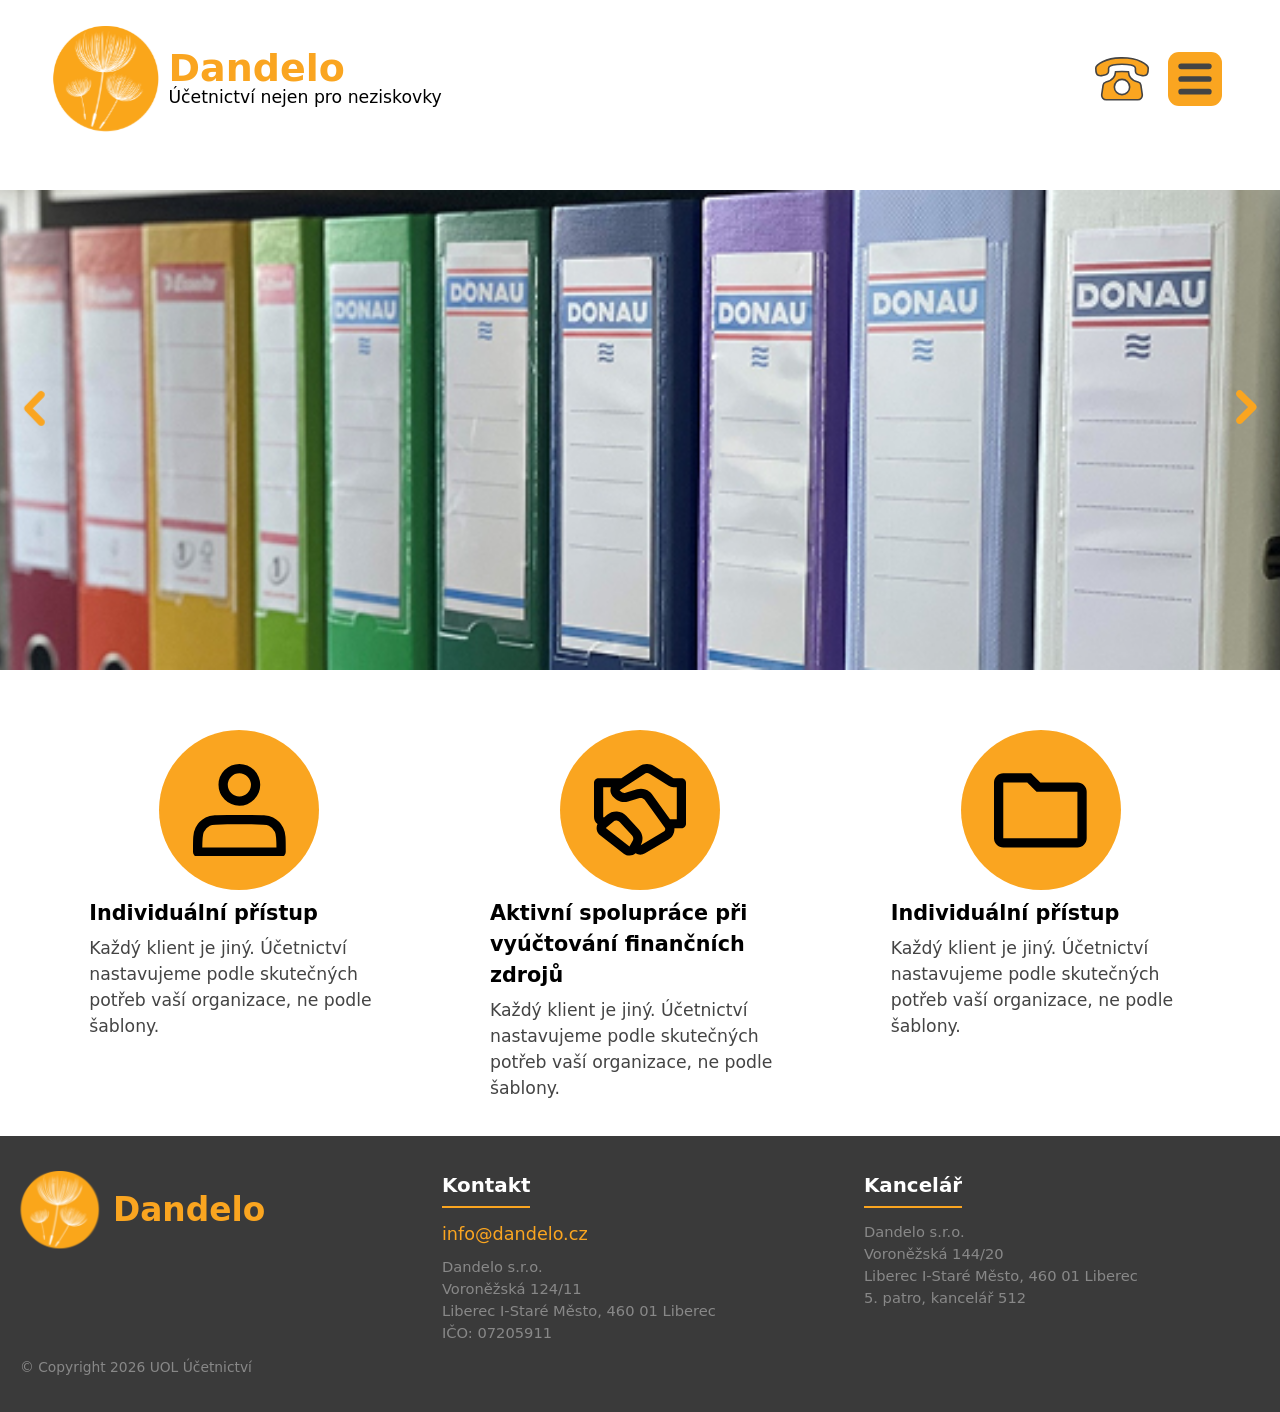
<file: index.html>
<!DOCTYPE html>
<html lang="cs">

<head>
    <meta charset="UTF-8">
    <meta name="viewport" content="width=device-width, initial-scale=1.0">
    <title>Úvod | Dandelo</title>
    <link rel="icon" type="image/png" href="imige/favicon/favicon-96x96.png" sizes="96x96" />
    <link rel="icon" type="image/svg+xml" href="imige/favicon/favicon.svg" />
    <link rel="shortcut icon" href="imige/favicon/favicon.ico" />
    <link rel="apple-touch-icon" sizes="180x180" href="imige/favicon/apple-touch-icon.png" />
    <meta name="apple-mobile-web-app-title" content="MyWebSite" />
    <link rel="manifest" href="imige/favicon/site.webmanifest" />
    <link rel="stylesheet" href="https://cdn.jsdelivr.net/npm/swiper@11/swiper-bundle.min.css">
    <link rel="stylesheet" href="main.css">
</head>

<body>
    <header>
        <div class="hlavicka-vnitrni">
            <a class="logo-odkaz" href="index.html">
                <img src="imige/dandelo V1 zluta RGB 1.svg" class="logo" alt="Logo Dandelo" width="100" height="100">
                <div class="nazev-firmy">
                    <p class="nazev-hlavni">Dandelo</p>
                    <p>Účetnictví nejen pro neziskovky</p>
                </div>
            </a>
            <div class="hlavicka-ikony">
                <a href="kontakty.html">
                    <img class="ikona-btn" src="imige/telefon.svg" alt="Kontakt – telefon" width="55" height="55">
                </a>
                <button class="hamburger" id="menuBtn" aria-label="Otevřít menu">
                    <img class="ikona-btn" src="imige/Hamburger menu.svg" alt="" width="55" height="55">
                </button>
            </div>
        </div>
        <nav>
            <menu class="menu" id="menu">
                <li><a href="index.html">Home</a></li>
                <li><a href="kontakty.html">Kontakty</a></li>
                <li><a href="o-nas.html">O nás</a></li>
                <li><a href="klienti.html">Klienti</a></li>
            </menu>
        </nav>
    </header>

    <main>
        <h1 class="skryty">Dandelo – účetnictví pro neziskovky a firmy</h1>

        <div class="slider-obal">
            <div class="swiper slider-hlavni">
                <div class="swiper-wrapper">
                    <div class="swiper-slide">
                        <img src="imige/Swiper/image_1.png" alt="Otevřená kniha s logy klientů" width="1200" height="600">
                    </div>
                    <div class="swiper-slide">
                        <img src="imige/Swiper/image_2.png" alt="Barevné šanony s doklady" width="1200" height="600">
                    </div>
                </div>
                <div class="swiper-button-prev">
                    <img src="imige/Swiper/Vector(10).svg" alt="Předchozí snímek" width="34" height="34">
                </div>
                <div class="swiper-button-next">
                    <img src="imige/Swiper/Vector(10).svg" alt="Další snímek" width="34" height="34">
                </div>
            </div>
        </div>

        <div class="cards">
            <div class="card">
                <div class="karta-ikona">
                    <svg width="179" height="179" viewBox="0 0 179 179" fill="none" xmlns="http://www.w3.org/2000/svg" aria-hidden="true">
                        <path d="M89.4445 71.5556C93.5556 71.5556 97.6264 70.7458 101.425 69.1726C105.223 67.5993 108.674 65.2934 111.581 62.3864C114.488 59.4794 116.794 56.0283 118.367 52.2301C119.94 48.432 120.75 44.3611 120.75 40.25C120.75 36.1389 119.94 32.0681 118.367 28.2699C116.794 24.4717 114.488 21.0206 111.581 18.1136C108.674 15.2067 105.223 12.9007 101.425 11.3275C97.6264 9.7542 93.5556 8.94446 89.4445 8.94446C81.1417 8.94446 73.179 12.2427 67.3081 18.1136C61.4372 23.9846 58.1389 31.9473 58.1389 40.25C58.1389 48.5528 61.4372 56.5155 67.3081 62.3864C73.179 68.2573 81.1417 71.5556 89.4445 71.5556ZM8.94446 164.578V169.944H169.944V164.578C169.944 144.542 169.944 134.524 166.045 126.868C162.615 120.136 157.142 114.663 150.41 111.233C142.753 107.333 132.736 107.333 112.7 107.333H66.1889C46.1533 107.333 36.1356 107.333 28.4791 111.233C21.7474 114.663 16.2743 120.136 12.8442 126.868C8.94446 134.524 8.94446 144.542 8.94446 164.578Z" stroke="black" stroke-width="17.8889" stroke-linecap="round" stroke-linejoin="round"/>
                    </svg>
                </div>
                <div>
                    <p>Individuální přístup</p>
                    <p>Každý klient je jiný. Účetnictví nastavujeme podle skutečných potřeb vaší organizace, ne podle šablony.</p>
                </div>
            </div>

            <div class="card">
                <div class="karta-ikona">
                    <img src="imige/potreseni_rukou.svg" alt="" width="114" height="114" aria-hidden="true">
                </div>
                <div>
                    <p>Aktivní spolupráce při vyúčtování finančních zdrojů</p>
                    <p>Každý klient je jiný. Účetnictví nastavujeme podle skutečných potřeb vaší organizace, ne podle šablony.</p>
                </div>
            </div>

            <div class="card">
                <div class="karta-ikona">
                    <svg width="194" height="155" viewBox="0 0 194 155" fill="none" xmlns="http://www.w3.org/2000/svg" aria-hidden="true">
                        <path d="M19.375 155C14.0469 155 9.48729 153.104 5.69625 149.313C1.90521 145.522 0.00645833 140.96 0 135.625V19.375C0 14.0469 1.89875 9.48729 5.69625 5.69625C9.49375 1.90521 14.0533 0.00645833 19.375 0H77.5L96.875 19.375H174.375C179.703 19.375 184.266 21.2737 188.063 25.0712C191.861 28.8687 193.756 33.4283 193.75 38.75V135.625C193.75 140.953 191.854 145.516 188.063 149.313C184.272 153.111 179.71 155.006 174.375 155H19.375ZM19.375 135.625H174.375V38.75H88.8828L69.5078 19.375H19.375V135.625Z" fill="black"/>
                    </svg>
                </div>
                <div>
                    <p>Individuální přístup</p>
                    <p>Každý klient je jiný. Účetnictví nastavujeme podle skutečných potřeb vaší organizace, ne podle šablony.</p>
                </div>
            </div>
        </div>
    </main>

    <footer>
        <div class="pata-vnitrni">
            <div class="pata-znacka">
                <div class="pata-logo">
                    <img src="imige/dandelo V1 zluta RGB 1.svg" alt="Logo Dandelo" width="120" height="120">
                </div>
                <p class="pata-nazev">Dandelo</p>
            </div>
            <div class="pata-sloupec">
                <h3 class="pata-nadpis">Kontakt</h3>
                <a class="pata-email" href="mailto:info@dandelo.cz">info@dandelo.cz</a>
                <p class="pata-radek">Dandelo s.r.o.</p>
                <p class="pata-radek">Voroněžská 124/11</p>
                <p class="pata-radek">Liberec I-Staré Město, 460 01 Liberec</p>
                <p class="pata-radek">IČO: 07205911</p>
            </div>
            <div class="pata-sloupec">
                <h3 class="pata-nadpis">Kancelář</h3>
                <p class="pata-radek">Dandelo s.r.o.</p>
                <p class="pata-radek">Voroněžská 144/20</p>
                <p class="pata-radek">Liberec I-Staré Město, 460 01 Liberec</p>
                <p class="pata-radek">5. patro, kancelář 512</p>
            </div>
            <p class="pata-copyright">© Copyright 2026 UOL Účetnictví</p>
        </div>
    </footer>

    <script src="https://cdn.jsdelivr.net/npm/swiper@11/swiper-bundle.min.js"></script>
    <script src="main.js"></script>
</body>

</html>
</file>
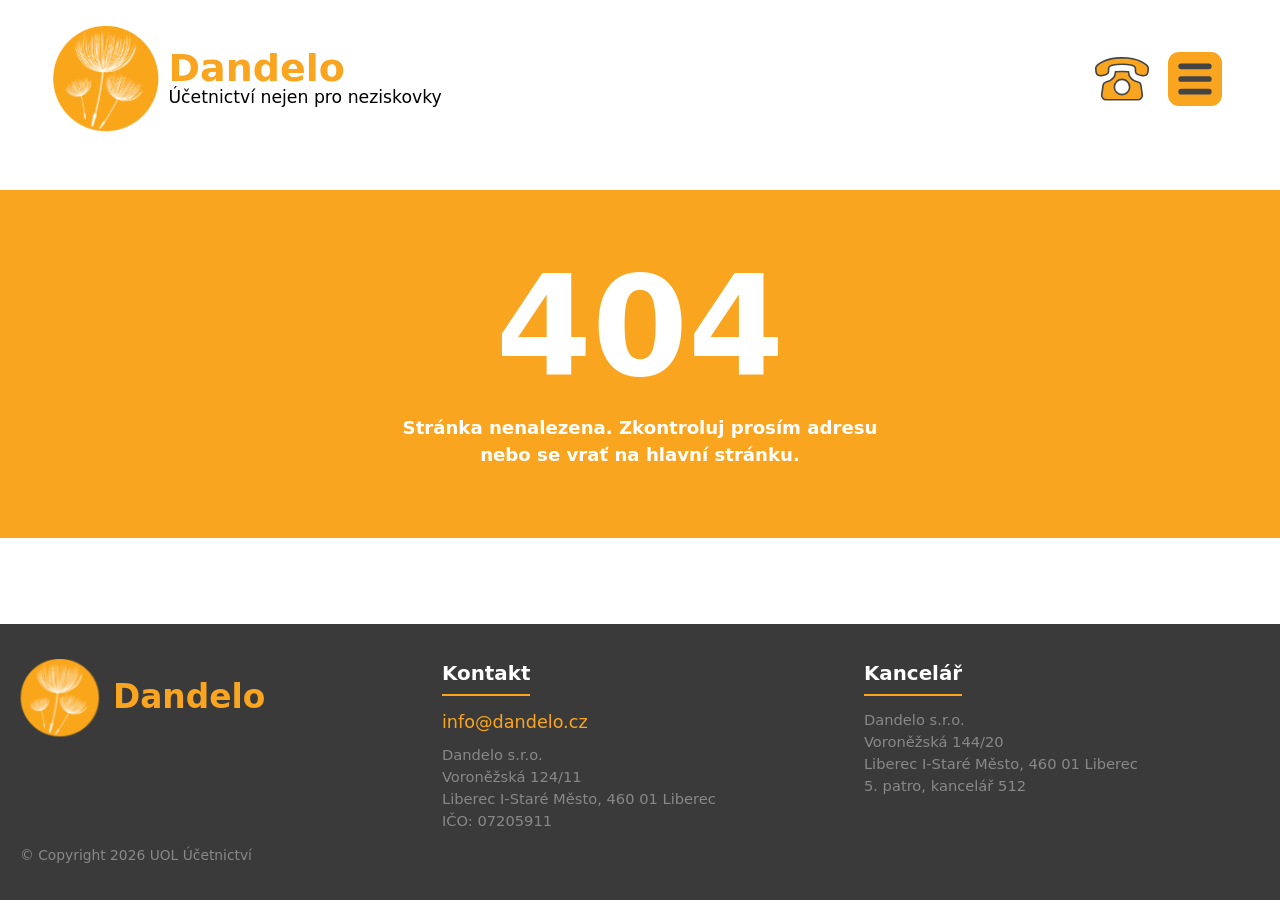
<file: klienti-404.html>
<!DOCTYPE html>
<html lang="cs">

<head>
    <meta charset="UTF-8">
    <meta name="viewport" content="width=device-width, initial-scale=1.0">
    <title>404 | Dandelo</title>
    <link rel="icon" type="image/png" href="imige/favicon/favicon-96x96.png" sizes="96x96" />
    <link rel="icon" type="image/svg+xml" href="imige/favicon/favicon.svg" />
    <link rel="shortcut icon" href="imige/favicon/favicon.ico" />
    <link rel="apple-touch-icon" sizes="180x180" href="imige/favicon/apple-touch-icon.png" />
    <meta name="apple-mobile-web-app-title" content="MyWebSite" />
    <link rel="manifest" href="imige/favicon/site.webmanifest" />
    <link rel="stylesheet" href="main.css">
</head>

<body>
    <header>
        <div class="hlavicka-vnitrni">
            <a class="logo-odkaz" href="index.html">
                <img src="imige/dandelo V1 zluta RGB 1.svg" class="logo" alt="Logo Dandelo" width="100" height="100">
                <div class="nazev-firmy">
                    <p class="nazev-hlavni">Dandelo</p>
                    <p>Účetnictví nejen pro neziskovky</p>
                </div>
            </a>
            <div class="hlavicka-ikony">
                <a href="kontakty.html">
                    <img class="ikona-btn" src="imige/telefon.svg" alt="Kontakt – telefon" width="55" height="55">
                </a>
                <button class="hamburger" id="menuBtn" aria-label="Otevřít menu">
                    <img class="ikona-btn" src="imige/Hamburger menu.svg" alt="" width="55" height="55">
                </button>
            </div>
        </div>
        <nav>
            <menu class="menu" id="menu">
                <li><a href="index.html">Home</a></li>
                <li><a href="kontakty.html">Kontakty</a></li>
                <li><a href="o-nas.html">O nás</a></li>
                <li><a href="klienti.html">Klienti</a></li>
            </menu>
        </nav>
    </header>

    <main>
        <h1 class="skryty">Stránka nenalezena</h1>

        <section class="chyba-obal">
            <div class="chyba-box">
                <p class="chyba-kod">404</p>
                <p class="chyba-text">Stránka nenalezena. Zkontroluj prosím adresu nebo se vrať na hlavní stránku.</p>
            </div>
        </section>
    </main>

    <footer>
        <div class="pata-vnitrni">
            <div class="pata-znacka">
                <div class="pata-logo">
                    <img src="imige/dandelo V1 zluta RGB 1.svg" alt="Logo Dandelo" width="120" height="120">
                </div>
                <p class="pata-nazev">Dandelo</p>
            </div>
            <div class="pata-sloupec">
                <h3 class="pata-nadpis">Kontakt</h3>
                <a class="pata-email" href="mailto:info@dandelo.cz">info@dandelo.cz</a>
                <p class="pata-radek">Dandelo s.r.o.</p>
                <p class="pata-radek">Voroněžská 124/11</p>
                <p class="pata-radek">Liberec I-Staré Město, 460 01 Liberec</p>
                <p class="pata-radek">IČO: 07205911</p>
            </div>
            <div class="pata-sloupec">
                <h3 class="pata-nadpis">Kancelář</h3>
                <p class="pata-radek">Dandelo s.r.o.</p>
                <p class="pata-radek">Voroněžská 144/20</p>
                <p class="pata-radek">Liberec I-Staré Město, 460 01 Liberec</p>
                <p class="pata-radek">5. patro, kancelář 512</p>
            </div>
            <p class="pata-copyright">© Copyright 2026 UOL Účetnictví</p>
        </div>
    </footer>

    <script src="main.js"></script>
</body>

</html>
</file>
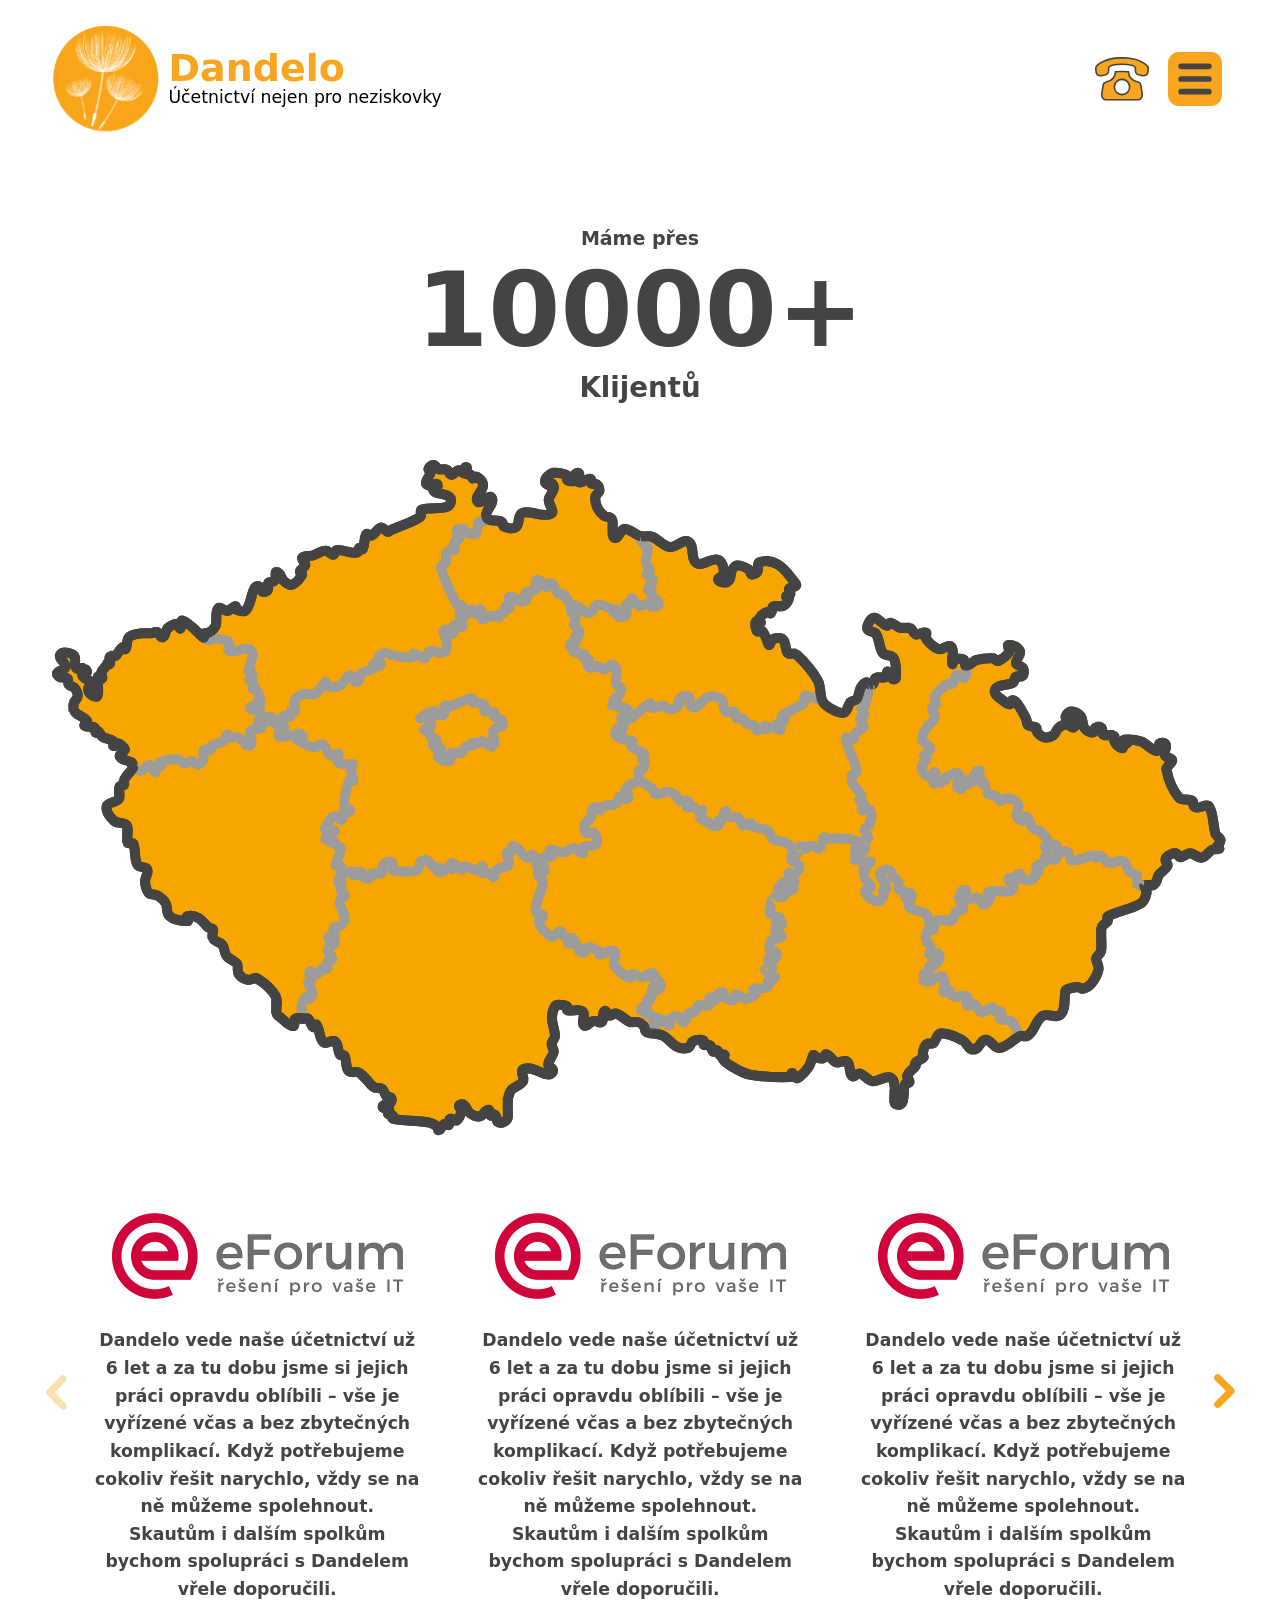
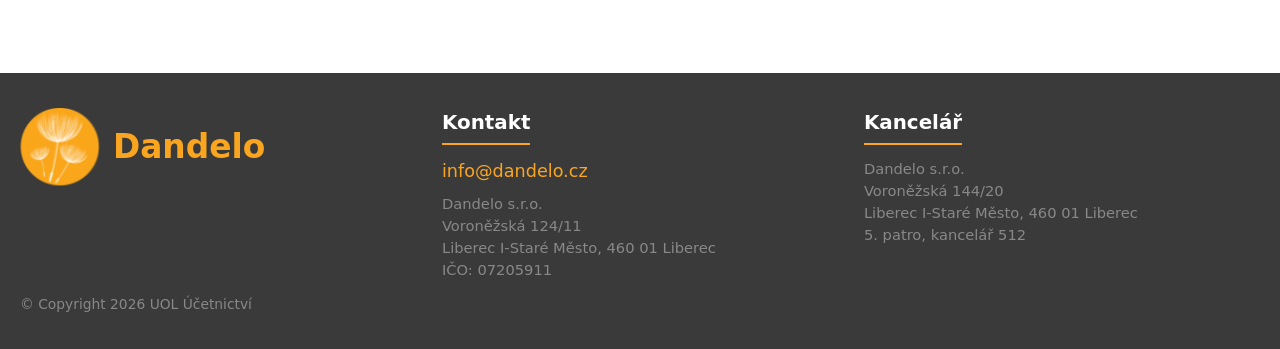
<file: klienti.html>
<!DOCTYPE html>
<html lang="cs">

<head>
    <meta charset="UTF-8">
    <meta name="viewport" content="width=device-width, initial-scale=1.0">
    <title>Klienti | Dandelo</title>
    <link rel="icon" type="image/png" href="imige/favicon/favicon-96x96.png" sizes="96x96" />
    <link rel="icon" type="image/svg+xml" href="imige/favicon/favicon.svg" />
    <link rel="shortcut icon" href="imige/favicon/favicon.ico" />
    <link rel="apple-touch-icon" sizes="180x180" href="imige/favicon/apple-touch-icon.png" />
    <meta name="apple-mobile-web-app-title" content="MyWebSite" />
    <link rel="manifest" href="imige/favicon/site.webmanifest" />
    <link rel="stylesheet" href="https://cdn.jsdelivr.net/npm/swiper@11/swiper-bundle.min.css">
    <link rel="stylesheet" href="main.css">
</head>

<body>
    <header>
        <div class="hlavicka-vnitrni">
            <a class="logo-odkaz" href="index.html">
                <img src="imige/dandelo V1 zluta RGB 1.svg" class="logo" alt="Logo Dandelo" width="100" height="100">
                <div class="nazev-firmy">
                    <p class="nazev-hlavni">Dandelo</p>
                    <p>Účetnictví nejen pro neziskovky</p>
                </div>
            </a>
            <div class="hlavicka-ikony">
                <a href="kontakty.html">
                    <img class="ikona-btn" src="imige/telefon.svg" alt="Kontakt – telefon" width="55" height="55">
                </a>
                <button class="hamburger" id="menuBtn" aria-label="Otevřít menu">
                    <img class="ikona-btn" src="imige/Hamburger menu.svg" alt="" width="55" height="55">
                </button>
            </div>
        </div>
        <nav>
            <menu class="menu" id="menu">
                <li><a href="index.html">Home</a></li>
                <li><a href="kontakty.html">Kontakty</a></li>
                <li><a href="o-nas.html">O nás</a></li>
                <li><a href="klienti.html">Klienti</a></li>
            </menu>
        </nav>
    </header>

    <main>
        <h1 class="skryty">Klienti Dandelo</h1>

        <section class="statistika">
            <p class="statistika-uvod">Máme přes</p>
            <p class="statistika-cislo">10000+</p>
            <p class="statistika-popis">Klijentů</p>
        </section>

        <section class="mapa-sekce">
            <img src="imige/mapa-cr.svg" alt="Mapa České republiky s kraji" width="379" height="218">
        </section>

        <section class="reference-sekce">
            <div class="swiper slider-reference">
                <div class="swiper-wrapper">
                    <div class="swiper-slide">
                        <div class="reference-karta">
                            <div class="reference-logo">
                                <img src="imige/eforum.png" alt="Logo eForum" width="582" height="200">
                            </div>
                            <p class="reference-text">Dandelo vede naše účetnictví už 6 let a za tu dobu jsme si jejich práci opravdu oblíbili – vše je vyřízené včas a bez zbytečných komplikací. Když potřebujeme cokoliv řešit narychlo, vždy se na ně můžeme spolehnout. Skautům i dalším spolkům bychom spolupráci s Dandelem vřele doporučili.</p>
                        </div>
                    </div>
                    <div class="swiper-slide">
                        <div class="reference-karta">
                            <div class="reference-logo">
                                <img src="imige/eforum.png" alt="Logo eForum" width="582" height="200">
                            </div>
                            <p class="reference-text">Dandelo vede naše účetnictví už 6 let a za tu dobu jsme si jejich práci opravdu oblíbili – vše je vyřízené včas a bez zbytečných komplikací. Když potřebujeme cokoliv řešit narychlo, vždy se na ně můžeme spolehnout. Skautům i dalším spolkům bychom spolupráci s Dandelem vřele doporučili.</p>
                        </div>
                    </div>
                    <div class="swiper-slide">
                        <div class="reference-karta">
                            <div class="reference-logo">
                                <img src="imige/eforum.png" alt="Logo eForum" width="582" height="200">
                            </div>
                            <p class="reference-text">Dandelo vede naše účetnictví už 6 let a za tu dobu jsme si jejich práci opravdu oblíbili – vše je vyřízené včas a bez zbytečných komplikací. Když potřebujeme cokoliv řešit narychlo, vždy se na ně můžeme spolehnout. Skautům i dalším spolkům bychom spolupráci s Dandelem vřele doporučili.</p>
                        </div>
                    </div>
                    <div class="swiper-slide">
                        <div class="reference-karta">
                            <div class="reference-logo">
                                <img src="imige/znacka.png" alt="Logo klienta s turistickou značkou" width="187" height="200">
                            </div>
                            <p class="reference-text">Dandelo vede naše účetnictví už 6 let a za tu dobu jsme si jejich práci opravdu oblíbili – vše je vyřízené včas a bez zbytečných komplikací. Když potřebujeme cokoliv řešit narychlo, vždy se na ně můžeme spolehnout. Skautům i dalším spolkům bychom spolupráci s Dandelem vřele doporučili.</p>
                        </div>
                    </div>
                    <div class="swiper-slide">
                        <div class="reference-karta">
                            <div class="reference-logo">
                                <img src="imige/znacka.png" alt="Logo klienta s turistickou značkou" width="187" height="200">
                            </div>
                            <p class="reference-text">Dandelo vede naše účetnictví už 6 let a za tu dobu jsme si jejich práci opravdu oblíbili – vše je vyřízené včas a bez zbytečných komplikací. Když potřebujeme cokoliv řešit narychlo, vždy se na ně můžeme spolehnout. Skautům i dalším spolkům bychom spolupráci s Dandelem vřele doporučili.</p>
                        </div>
                    </div>
                    <div class="swiper-slide">
                        <div class="reference-karta">
                            <div class="reference-logo">
                                <img src="imige/znacka.png" alt="Logo klienta s turistickou značkou" width="187" height="200">
                            </div>
                            <p class="reference-text">Dandelo vede naše účetnictví už 6 let a za tu dobu jsme si jejich práci opravdu oblíbili – vše je vyřízené včas a bez zbytečných komplikací. Když potřebujeme cokoliv řešit narychlo, vždy se na ně můžeme spolehnout. Skautům i dalším spolkům bychom spolupráci s Dandelem vřele doporučili.</p>
                        </div>
                    </div>
                </div>
            </div>
            <div class="swiper-button-prev">
                <img src="imige/Swiper/Vector(10).svg" alt="Předchozí reference" width="34" height="34">
            </div>
            <div class="swiper-button-next">
                <img src="imige/Swiper/Vector(10).svg" alt="Další reference" width="34" height="34">
            </div>
        </section>
    </main>

    <footer>
        <div class="pata-vnitrni">
            <div class="pata-znacka">
                <div class="pata-logo">
                    <img src="imige/dandelo V1 zluta RGB 1.svg" alt="Logo Dandelo" width="120" height="120">
                </div>
                <p class="pata-nazev">Dandelo</p>
            </div>
            <div class="pata-sloupec">
                <h3 class="pata-nadpis">Kontakt</h3>
                <a class="pata-email" href="mailto:info@dandelo.cz">info@dandelo.cz</a>
                <p class="pata-radek">Dandelo s.r.o.</p>
                <p class="pata-radek">Voroněžská 124/11</p>
                <p class="pata-radek">Liberec I-Staré Město, 460 01 Liberec</p>
                <p class="pata-radek">IČO: 07205911</p>
            </div>
            <div class="pata-sloupec">
                <h3 class="pata-nadpis">Kancelář</h3>
                <p class="pata-radek">Dandelo s.r.o.</p>
                <p class="pata-radek">Voroněžská 144/20</p>
                <p class="pata-radek">Liberec I-Staré Město, 460 01 Liberec</p>
                <p class="pata-radek">5. patro, kancelář 512</p>
            </div>
            <p class="pata-copyright">© Copyright 2026 UOL Účetnictví</p>
        </div>
    </footer>

    <script src="https://cdn.jsdelivr.net/npm/swiper@11/swiper-bundle.min.js"></script>
    <script src="main.js"></script>
</body>

</html>
</file>
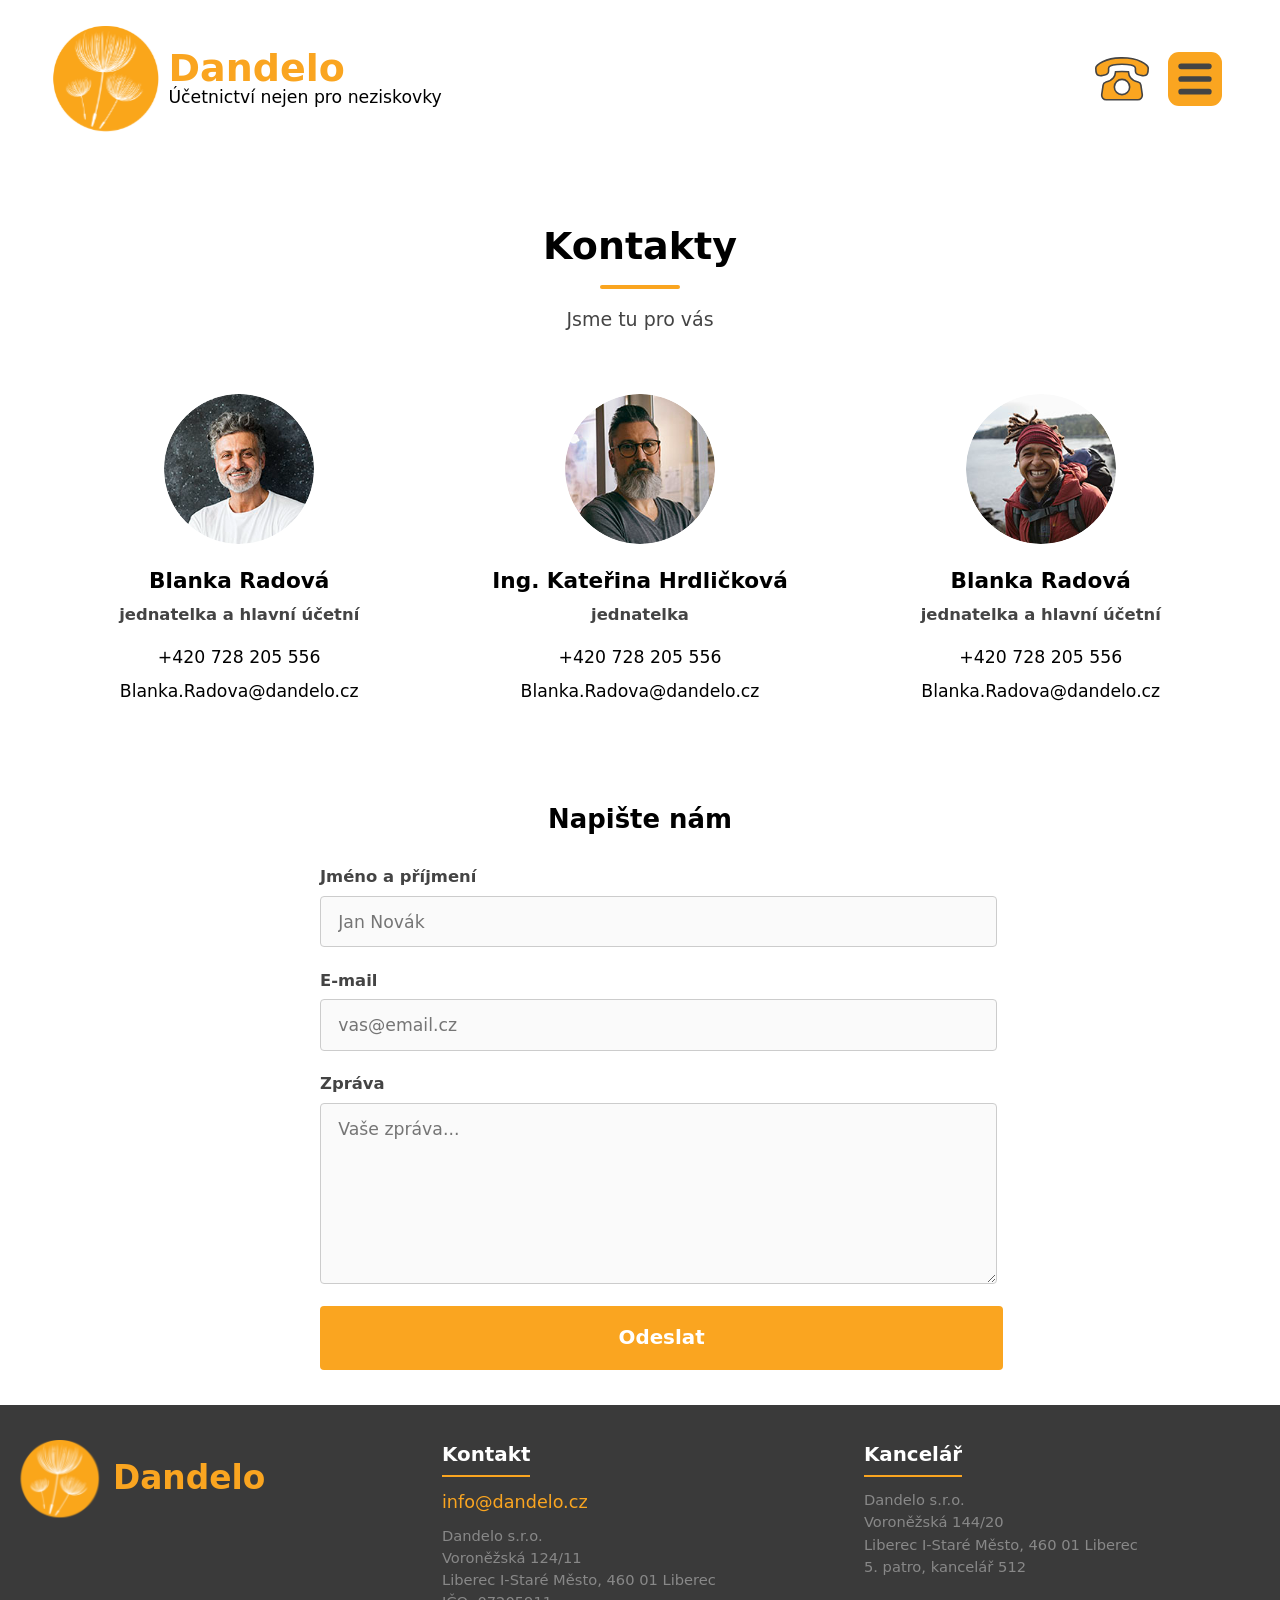
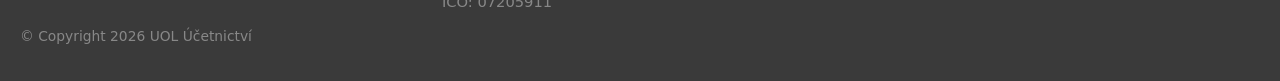
<file: kontakty.html>
<!DOCTYPE html>
<html lang="cs">

<head>
    <meta charset="UTF-8">
    <meta name="viewport" content="width=device-width, initial-scale=1.0">
    <title>Kontakt | Dandelo</title>
    <link rel="icon" type="image/png" href="imige/favicon/favicon-96x96.png" sizes="96x96" />
    <link rel="icon" type="image/svg+xml" href="imige/favicon/favicon.svg" />
    <link rel="shortcut icon" href="imige/favicon/favicon.ico" />
    <link rel="apple-touch-icon" sizes="180x180" href="imige/favicon/apple-touch-icon.png" />
    <meta name="apple-mobile-web-app-title" content="MyWebSite" />
    <link rel="manifest" href="imige/favicon/site.webmanifest" />
    <link rel="stylesheet" href="main.css">
</head>

<body>
    <header>
        <div class="hlavicka-vnitrni">
            <a class="logo-odkaz" href="index.html">
                <img src="imige/dandelo V1 zluta RGB 1.svg" class="logo" alt="Logo Dandelo" width="100" height="100">
                <div class="nazev-firmy">
                    <p class="nazev-hlavni">Dandelo</p>
                    <p>Účetnictví nejen pro neziskovky</p>
                </div>
            </a>
            <div class="hlavicka-ikony">
                <a href="kontakty.html">
                    <img class="ikona-btn" src="imige/telefon.svg" alt="Kontakt – telefon" width="55" height="55">
                </a>
                <button class="hamburger" id="menuBtn" aria-label="Otevřít menu">
                    <img class="ikona-btn" src="imige/Hamburger menu.svg" alt="" width="55" height="55">
                </button>
            </div>
        </div>
        <nav>
            <menu class="menu" id="menu">
                <li><a href="index.html">Home</a></li>
                <li><a href="kontakty.html">Kontakty</a></li>
                <li><a href="o-nas.html">O nás</a></li>
                <li><a href="klienti.html">Klienti</a></li>
            </menu>
        </nav>
    </header>

    <main>
        <h1 class="skryty">Kontaktní informace – Dandelo</h1>

        <div class="sekce-nadpis">
            <h2>Kontakty</h2>
            <hr class="sekce-linka">
            <p class="sekce-podnadpis">Jsme tu pro vás</p>
        </div>

        <div class="kontakt-obal">
            <div class="kontakt-mriezka">
                <div class="kontakt-karta">
                    <div class="karta-foto">
                        <img src="imige/kontakty/osoba_1.png" alt="Blanka Radová, jednatelka a hlavní účetní" width="170" height="170">
                    </div>
                    <div class="karta-text">
                        <h2>Blanka Radová</h2>
                        <p class="karta-pozice">jednatelka a hlavní účetní</p>
                        <div class="karta-kontakt">
                            <a href="tel:+420728205556">+420 728 205 556</a>
                            <a href="mailto:Blanka.Radova@dandelo.cz">Blanka.Radova@dandelo.cz</a>
                        </div>
                    </div>
                </div>

                <div class="kontakt-karta">
                    <div class="karta-foto">
                        <img src="imige/kontakty/osoba_2.png" alt="Ing. Kateřina Hrdličková, jednatelka" width="170" height="170">
                    </div>
                    <div class="karta-text">
                        <h2>Ing. Kateřina Hrdličková</h2>
                        <p class="karta-pozice">jednatelka</p>
                        <div class="karta-kontakt">
                            <a href="tel:+420728205556">+420 728 205 556</a>
                            <a href="mailto:Blanka.Radova@dandelo.cz">Blanka.Radova@dandelo.cz</a>
                        </div>
                    </div>
                </div>

                <div class="kontakt-karta">
                    <div class="karta-foto">
                        <img src="imige/kontakty/osoba_3.png" alt="Blanka Radová, jednatelka a hlavní účetní" width="170" height="170">
                    </div>
                    <div class="karta-text">
                        <h2>Blanka Radová</h2>
                        <p class="karta-pozice">jednatelka a hlavní účetní</p>
                        <div class="karta-kontakt">
                            <a href="tel:+420728205556">+420 728 205 556</a>
                            <a href="mailto:Blanka.Radova@dandelo.cz">Blanka.Radova@dandelo.cz</a>
                        </div>
                    </div>
                </div>
            </div>

            <!-- statický formulář - obsluha není potřeba -->
            <div class="formular-sekce">
                <h2>Napište nám</h2>
                <div class="formular">
                    <div>
                        <label for="jmeno">Jméno a příjmení</label>
                        <input type="text" id="jmeno" name="jmeno" placeholder="Jan Novák">
                    </div>
                    <div>
                        <label for="email">E-mail</label>
                        <input type="email" id="email" name="email" placeholder="vas@email.cz">
                    </div>
                    <div>
                        <label for="zprava">Zpráva</label>
                        <textarea id="zprava" name="zprava" placeholder="Vaše zpráva..."></textarea>
                    </div>
                    <button type="button" class="btn-odeslat">Odeslat</button>
                </div>
            </div>
        </div>
    </main>

    <footer>
        <div class="pata-vnitrni">
            <div class="pata-znacka">
                <div class="pata-logo">
                    <img src="imige/dandelo V1 zluta RGB 1.svg" alt="Logo Dandelo" width="120" height="120">
                </div>
                <p class="pata-nazev">Dandelo</p>
            </div>
            <div class="pata-sloupec">
                <h3 class="pata-nadpis">Kontakt</h3>
                <a class="pata-email" href="mailto:info@dandelo.cz">info@dandelo.cz</a>
                <p class="pata-radek">Dandelo s.r.o.</p>
                <p class="pata-radek">Voroněžská 124/11</p>
                <p class="pata-radek">Liberec I-Staré Město, 460 01 Liberec</p>
                <p class="pata-radek">IČO: 07205911</p>
            </div>
            <div class="pata-sloupec">
                <h3 class="pata-nadpis">Kancelář</h3>
                <p class="pata-radek">Dandelo s.r.o.</p>
                <p class="pata-radek">Voroněžská 144/20</p>
                <p class="pata-radek">Liberec I-Staré Město, 460 01 Liberec</p>
                <p class="pata-radek">5. patro, kancelář 512</p>
            </div>
            <p class="pata-copyright">© Copyright 2026 UOL Účetnictví</p>
        </div>
    </footer>

    <script src="main.js"></script>
</body>

</html>
</file>
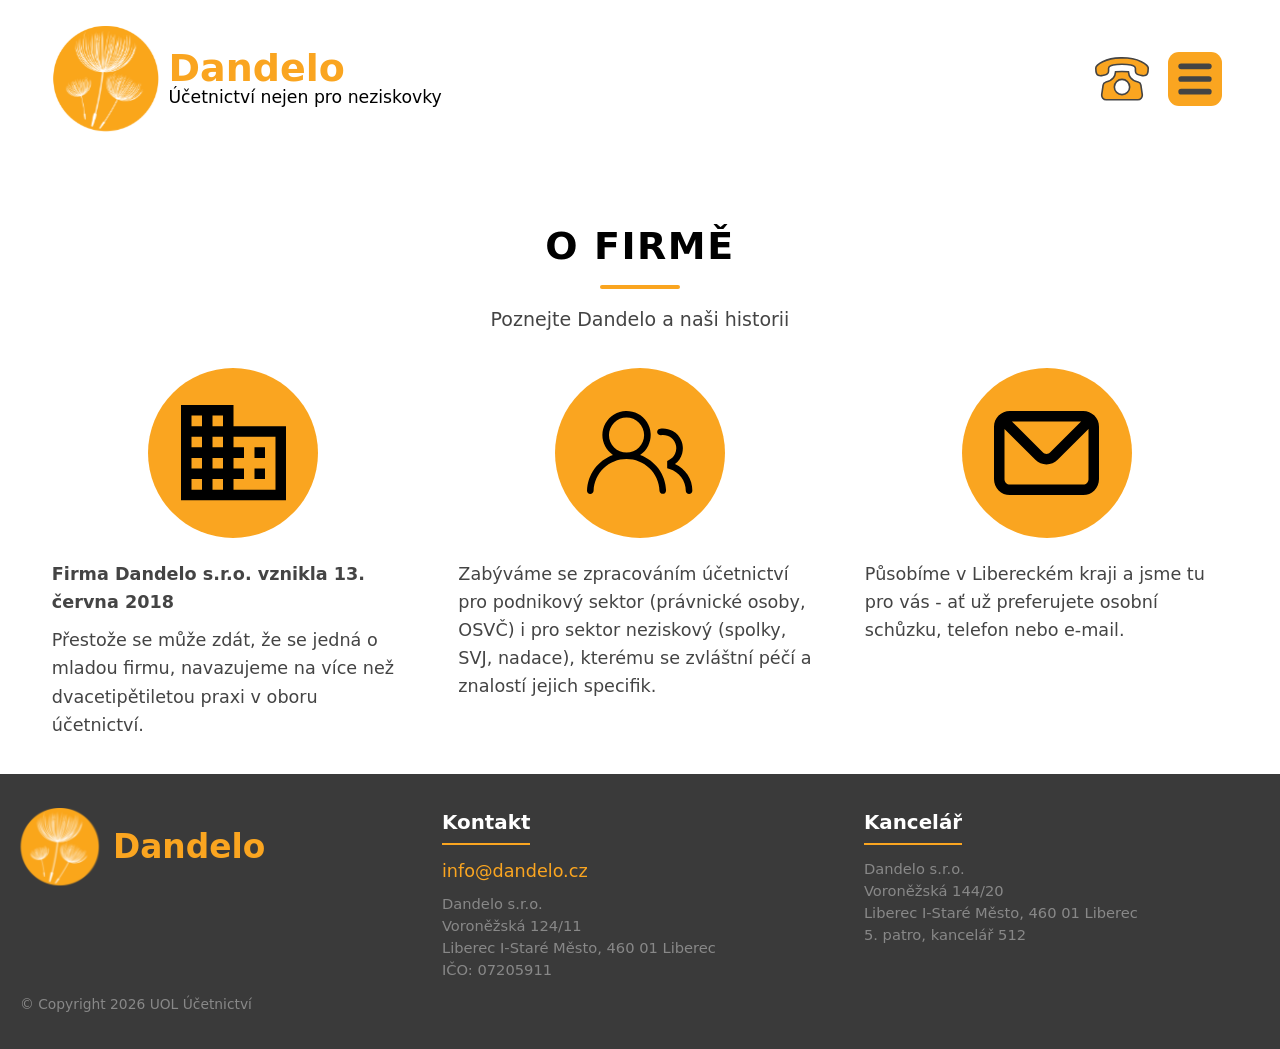
<file: o-nas.html>
<!DOCTYPE html>
<html lang="cs">

<head>
    <meta charset="UTF-8">
    <meta name="viewport" content="width=device-width, initial-scale=1.0">
    <title>O nás | Dandelo</title>
    <link rel="icon" type="image/png" href="imige/favicon/favicon-96x96.png" sizes="96x96" />
    <link rel="icon" type="image/svg+xml" href="imige/favicon/favicon.svg" />
    <link rel="shortcut icon" href="imige/favicon/favicon.ico" />
    <link rel="apple-touch-icon" sizes="180x180" href="imige/favicon/apple-touch-icon.png" />
    <meta name="apple-mobile-web-app-title" content="MyWebSite" />
    <link rel="manifest" href="imige/favicon/site.webmanifest" />
    <link rel="stylesheet" href="main.css">
</head>

<body>
    <header>
        <div class="hlavicka-vnitrni">
            <a class="logo-odkaz" href="index.html">
                <img src="imige/dandelo V1 zluta RGB 1.svg" class="logo" alt="Logo Dandelo" width="100" height="100">
                <div class="nazev-firmy">
                    <p class="nazev-hlavni">Dandelo</p>
                    <p>Účetnictví nejen pro neziskovky</p>
                </div>
            </a>
            <div class="hlavicka-ikony">
                <a href="kontakty.html">
                    <img class="ikona-btn" src="imige/telefon.svg" alt="Kontakt – telefon" width="55" height="55">
                </a>
                <button class="hamburger" id="menuBtn" aria-label="Otevřít menu">
                    <img class="ikona-btn" src="imige/Hamburger menu.svg" alt="" width="55" height="55">
                </button>
            </div>
        </div>
        <nav>
            <menu class="menu" id="menu">
                <li><a href="index.html">Home</a></li>
                <li><a href="kontakty.html">Kontakty</a></li>
                <li><a href="o-nas.html">O nás</a></li>
                <li><a href="klienti.html">Klienti</a></li>
            </menu>
        </nav>
    </header>

    <main>
        <h1 class="skryty">O firmě Dandelo</h1>

        <div class="sekce-nadpis">
            <h2 class="nadpis-verzalky">O firmě</h2>
            <hr class="sekce-linka">
            <p class="sekce-podnadpis">Poznejte Dandelo a naši historii</p>
        </div>

        <section class="onas-sekce">
            <div class="onas-polozka">
                <div class="onas-ikona">
                    <img src="imige/onas/budova.svg" alt="" aria-hidden="true" width="118" height="107">
                </div>
                <p class="onas-uvod">Firma Dandelo s.r.o. vznikla 13. června 2018</p>
                <p>Přestože se může zdát, že se jedná o mladou firmu, navazujeme na více než dvacetipětiletou praxi v oboru účetnictví.</p>
            </div>

            <div class="onas-polozka">
                <div class="onas-ikona">
                    <img src="imige/onas/zemnestnanci.svg" alt="" aria-hidden="true" width="146" height="115">
                </div>
                <p>Zabýváme se zpracováním účetnictví pro podnikový sektor (právnické osoby, OSVČ) i pro sektor neziskový (spolky, SVJ, nadace), kterému se zvláštní péčí a znalostí jejich specifik.</p>
            </div>

            <div class="onas-polozka">
                <div class="onas-ikona">
                    <img src="imige/onas/obalka.svg" alt="" aria-hidden="true" width="138" height="110">
                </div>
                <p>Působíme v Libereckém kraji a jsme tu pro vás - ať už preferujete osobní schůzku, telefon nebo e-mail.</p>
            </div>
        </section>
    </main>

    <footer>
        <div class="pata-vnitrni">
            <div class="pata-znacka">
                <div class="pata-logo">
                    <img src="imige/dandelo V1 zluta RGB 1.svg" alt="Logo Dandelo" width="120" height="120">
                </div>
                <p class="pata-nazev">Dandelo</p>
            </div>
            <div class="pata-sloupec">
                <h3 class="pata-nadpis">Kontakt</h3>
                <a class="pata-email" href="mailto:info@dandelo.cz">info@dandelo.cz</a>
                <p class="pata-radek">Dandelo s.r.o.</p>
                <p class="pata-radek">Voroněžská 124/11</p>
                <p class="pata-radek">Liberec I-Staré Město, 460 01 Liberec</p>
                <p class="pata-radek">IČO: 07205911</p>
            </div>
            <div class="pata-sloupec">
                <h3 class="pata-nadpis">Kancelář</h3>
                <p class="pata-radek">Dandelo s.r.o.</p>
                <p class="pata-radek">Voroněžská 144/20</p>
                <p class="pata-radek">Liberec I-Staré Město, 460 01 Liberec</p>
                <p class="pata-radek">5. patro, kancelář 512</p>
            </div>
            <p class="pata-copyright">© Copyright 2026 UOL Účetnictví</p>
        </div>
    </footer>

    <script src="main.js"></script>
</body>

</html>
</file>
<file: main.css>
*, *::before, *::after {
    box-sizing: inherit;
}

html {
    box-sizing: content-box;
}

body {
    margin: 0;
    min-height: 100vh;
    display: flex;
    flex-direction: column;
}

img, svg {
    display: block;
    max-width: 100%;
}

h1, h2, h3, h4, p, ul, ol, figure, blockquote {
    margin: 0;
    padding: 0;
}

ul, ol {
    list-style: none;
}

a {
    text-decoration: none;
    color: inherit;
}

button {
    cursor: pointer;
    border: none;
    background: none;
    font: inherit;
}

:root {
    --oranzova: #FAA520;
    --oranzova-tmavsi: #e09418;
    --tmave-seda: #444;
    --cerna: #000;
    --bila: #fff;
}

html {
    font-family: system-ui, sans-serif;
    font-size: 1rem;
    line-height: 1.5;
}

main {
    flex: 1;
    padding-inline: 2rem;
}

header {
    padding: 0.75rem 1rem;
    background-color: var(--bila);
}

.hlavicka-vnitrni {
    display: flex;
    justify-content: space-between;
    align-items: center;
    gap: 1rem;
}

.logo-odkaz {
    display: flex;
    align-items: center;
    gap: 0.5rem;
}

.hlavicka-ikony {
    display: flex;
    align-items: center;
    gap: 0.75rem;
    flex-shrink: 0;
}

.hlavicka-ikony a {
    display: inline-block;
}

nav .menu {
    display: flex;
    flex-direction: column;
    gap: 0;
    list-style: none;
    padding: 0;
    margin-top: 0.75rem;
    overflow: hidden;
    max-height: 0;
    opacity: 0;
    border: 1px solid var(--cerna);
    border-radius: 0.5rem;
    transition: max-height 0.35s ease, opacity 0.3s ease;
}

nav .menu.otevrene {
    max-height: 300px;
    opacity: 1;
}

nav .menu li + li {
    border-top: 1px solid var(--cerna);
}

nav .menu li a {
    display: block;
    color: var(--cerna);
    background-color: var(--oranzova);
    padding: 0.85rem 1.25rem;
    font-weight: bold;
    font-size: 1rem;
    text-align: right;
    transition: background-color 0.2s;
}

nav .menu li a:hover {
    background-color: var(--oranzova-tmavsi);
}

footer {
    background-color: #3a3a3a;
    padding: 2rem 1rem;
    margin-top: auto;
}

.pata-vnitrni {
    display: grid;
    grid-template-columns: 1fr;
    gap: 1.5rem;
    text-align: center;
    max-width: 1100px;
    margin: 0 auto;
}

@media (min-width: 640px) {
    .pata-vnitrni {
        grid-template-columns: repeat(3, 1fr);
        text-align: left;
        align-items: start;
        row-gap: 0.75rem;
    }

    .pata-vnitrni .pata-copyright {
        grid-column: 1;
        grid-row: 2;
    }
}

.logo {
    width: 55px;
    height: auto;
    flex-shrink: 0;
}

.nazev-firmy {
    color: var(--cerna);
}

.nazev-hlavni {
    color: var(--oranzova);
    font-weight: bold;
    font-size: 1.4rem;
    line-height: 1;
}

.nazev-firmy p:last-child {
    font-size: 0.7rem;
    line-height: 1.2;
}

.hamburger {
    display: flex;
    align-items: center;
    cursor: pointer;
}

.ikona-btn {
    width: 38px;
    height: auto;
}

.slider-obal {
    margin-bottom: 2.5rem;
    margin-inline: -2rem;
    overflow: hidden;
}

.swiper {
    position: relative;
    width: 100%;
    overflow: hidden;
}

.slider-hlavni {
    height: 220px;
}

.swiper-wrapper {
    display: flex;
    height: 100%;
}

.swiper-slide {
    flex-shrink: 0;
    width: 100%;
    height: 100%;
    overflow: hidden;
}

.swiper-slide img {
    width: 100%;
    height: 100%;
    object-fit: cover;
    display: block;
    margin: 0;
    padding: 0;
}

.swiper-button-prev,
.swiper-button-next {
    position: absolute;
    top: 50%;
    z-index: 10;
    padding: 0.4rem;
    cursor: pointer;
    transform: translateY(-50%);
}

.swiper-button-prev {
    left: 0.75rem;
    transform: translateY(-50%) rotateZ(180deg);
}

.swiper-button-next {
    right: 0.75rem;
}

.swiper-button-prev::after,
.swiper-button-next::after {
    display: none;
}

.swiper-button-prev img,
.swiper-button-next img {
    width: 22px;
    height: auto;
    display: block;
}

.swiper-pagination {
    display: none;
}

.sekce-nadpis {
    text-align: center;
    padding: 2rem 1rem 0;
    max-width: 1100px;
    margin: 0 auto;
}

.sekce-nadpis h2 {
    font-size: 1.8rem;
    font-weight: 700;
    line-height: 1.2;
}

.nadpis-verzalky {
    text-transform: uppercase;
    letter-spacing: 0.04em;
}

.sekce-linka {
    width: 80px;
    height: 4px;
    background-color: var(--oranzova);
    border: none;
    border-radius: 2px;
    margin: 0.9rem auto;
}

.sekce-podnadpis {
    color: var(--tmave-seda);
    font-size: 1rem;
}

.cards {
    display: grid;
    grid-template-columns: 1fr;
    gap: 1.5rem;
    padding: 1rem;
    max-width: 1100px;
    margin: 0 auto;
}

.card {
    display: flex;
    flex-direction: column;
    align-items: center;
}

.karta-ikona {
    width: 120px;
    height: 120px;
    background-color: var(--oranzova);
    border-radius: 50%;
    display: flex;
    align-items: center;
    justify-content: center;
    margin-bottom: -0.75rem;
    position: relative;
    z-index: 2;
    flex-shrink: 0;
    animation: vyskoc 0.5s ease both;
}

.karta-ikona svg {
    width: 58%;
    height: 58%;
    object-fit: contain;
}

.karta-ikona img {
    width: 58%;
    height: 58%;
    object-fit: contain;
}

.card > div:last-child {
    padding: 1.2rem 1rem 1rem;
    max-width: 300px;
}

.card > div:last-child p:first-child {
    font-weight: 700;
    font-size: 1.05rem;
    margin-bottom: 0.4rem;
}

.card > div:last-child p:last-child {
    color: var(--tmave-seda);
    font-size: 0.95rem;
    line-height: 1.5;
}

.onas-sekce {
    display: grid;
    grid-template-columns: 1fr;
    gap: 2.5rem;
    padding: 2rem 1rem;
    max-width: 1100px;
    margin: 0 auto;
}

.onas-polozka {
    display: flex;
    flex-direction: column;
    align-items: center;
    text-align: center;
}

.onas-ikona {
    width: 130px;
    height: 130px;
    background-color: var(--oranzova);
    border-radius: 50%;
    display: flex;
    align-items: center;
    justify-content: center;
    margin-bottom: 1.25rem;
    flex-shrink: 0;
    transition: transform 0.35s ease;
}

.onas-ikona img {
    width: 62%;
    height: 62%;
    object-fit: contain;
}

.onas-polozka:hover .onas-ikona {
    transform: rotate(8deg) scale(1.07);
}

.onas-uvod {
    font-size: 1.1rem;
    font-weight: 700;
    margin-bottom: 0.6rem;
    line-height: 1.35;
}

.onas-polozka p {
    color: var(--tmave-seda);
    font-size: 0.95rem;
    line-height: 1.6;
    max-width: 440px;
}

.statistika {
    text-align: center;
    color: var(--tmave-seda);
    padding: 2rem 1rem;
}

.statistika-uvod {
    font-size: 1.1rem;
    font-weight: 700;
}

.statistika-cislo {
    font-size: clamp(3rem, 14vw, 6rem);
    font-weight: 700;
    line-height: 1.1;
}

.statistika-popis {
    font-size: 1.4rem;
    font-weight: 700;
}

.mapa-sekce {
    max-width: 1100px;
    margin: 0 auto;
    padding: 1rem;
}

.mapa-sekce img {
    width: 100%;
    height: auto;
    margin: 0 auto;
}

.reference-sekce {
    position: relative;
    max-width: 1100px;
    margin: 0 auto;
    padding: 2rem 2.5rem 3rem;
}

.slider-reference .swiper-slide {
    height: auto;
}

.reference-sekce .swiper-button-prev {
    left: 0;
}

.reference-sekce .swiper-button-next {
    right: 0;
}

.reference-karta {
    display: flex;
    flex-direction: column;
    align-items: center;
    text-align: center;
    padding: 1rem;
}

.reference-logo {
    height: 100px;
    display: flex;
    align-items: center;
    justify-content: center;
    margin-bottom: 1.25rem;
}

.reference-logo img {
    width: auto;
    height: auto;
    max-height: 100px;
    object-fit: contain;
}

.reference-text {
    color: var(--tmave-seda);
    font-size: 0.95rem;
    font-weight: 700;
    line-height: 1.6;
}

.kontakt-obal {
    padding: 2rem 1rem;
    max-width: 1100px;
    margin: 0 auto;
}

.kontakt-mriezka {
    display: grid;
    grid-template-columns: 1fr;
    gap: 2.5rem;
    margin-bottom: 4rem;
}

.kontakt-karta {
    display: flex;
    flex-direction: column;
    align-items: center;
    text-align: center;
    padding: 1.5rem 1rem;
}

.karta-foto img {
    width: 170px;
    height: 170px;
    object-fit: cover;
    margin-bottom: 1.25rem;
    border-radius: 50%;
}

.karta-text h2 {
    font-size: 1.25rem;
    font-weight: 700;
    margin-bottom: 0.3rem;
}

.karta-pozice {
    color: var(--tmave-seda);
    font-size: 0.95rem;
    font-weight: 600;
    margin-bottom: 1rem;
}

.karta-kontakt {
    display: flex;
    flex-direction: column;
    gap: 0.5rem;
}

.karta-kontakt a {
    display: inline-block;
    font-size: 1rem;
    word-break: break-word;
    color: var(--cerna);
}

.karta-kontakt a:hover {
    color: var(--oranzova);
}

.formular-sekce {
    max-width: 640px;
    margin: 0 auto;
    padding: 0 0.5rem;
}

.formular-sekce h2 {
    font-size: 1.5rem;
    font-weight: 700;
    margin-bottom: 1.5rem;
    text-align: center;
}

.formular {
    display: grid;
    gap: 1.25rem;
}

.formular label {
    display: block;
    font-size: 0.95rem;
    font-weight: 600;
    color: var(--tmave-seda);
    margin-bottom: 0.35rem;
}

.formular input,
.formular textarea {
    padding: 0.85rem 1rem;
    border: 1px solid #ccc;
    border-radius: 4px;
    font-size: 1rem;
    font-family: inherit;
    background-color: #fafafa;
    display: block;
    min-width: 0;
    width: 100%;
}

.formular input:focus,
.formular textarea:focus {
    outline: 2px solid var(--oranzova);
    border-color: var(--oranzova);
}

.formular textarea {
    height: 150px;
    resize: vertical;
}

.formular .btn-odeslat {
    display: block;
    width: 100%;
    background-color: var(--oranzova);
    color: var(--bila);
    padding: 1rem 1.25rem;
    font-size: 1.15rem;
    font-weight: bold;
    border-radius: 4px;
    border: none;
    cursor: pointer;
    transition: background-color 0.2s;
}

.formular .btn-odeslat:hover {
    background-color: var(--oranzova-tmavsi);
}

.pata-znacka {
    display: flex;
    align-items: center;
    justify-content: center;
    gap: 0.75rem;
}

@media (min-width: 640px) {
    .pata-znacka {
        justify-content: flex-start;
    }
}

.pata-logo img {
    width: 80px;
    height: auto;
}

.pata-nazev {
    color: var(--oranzova);
    font-size: 1.6rem;
    font-weight: bold;
    line-height: 1;
}

.pata-nadpis {
    display: table;
    color: var(--bila);
    font-size: 1.05rem;
    font-weight: bold;
    border-bottom: 2px solid var(--oranzova);
    padding-bottom: 0.3rem;
    margin: 0 auto 0.75rem;
}

@media (min-width: 640px) {
    .pata-nadpis {
        margin-inline: 0;
    }
}

.pata-email {
    display: inline-block;
    color: var(--oranzova);
    font-size: 0.95rem;
    font-weight: 500;
    margin-bottom: 0.5rem;
}

.pata-email:hover {
    opacity: 0.8;
}

.pata-radek {
    color: #888;
    font-size: 0.8rem;
    line-height: 1.5;
}

.pata-copyright {
    color: #888;
    font-size: 0.8rem;
}

.chyba-obal {
    display: flex;
    align-items: center;
    justify-content: center;
    margin-inline: -2rem;
    margin-bottom: 2rem;
}

.chyba-box {
    background-color: var(--oranzova);
    display: flex;
    flex-direction: column;
    align-items: center;
    justify-content: center;
    text-align: center;
    padding: 4rem 2rem;
    width: 100%;
}

.chyba-kod {
    color: var(--bila);
    font-size: clamp(3rem, 15vw, 8rem);
    font-weight: 700;
    line-height: 1;
}

.chyba-text {
    color: var(--bila);
    font-size: 1.05rem;
    font-weight: 700;
    line-height: 1.5;
    max-width: 520px;
    margin-top: 1rem;
}

@media (min-width: 480px) {
    .logo { width: 70px; }
    .nazev-hlavni { font-size: 1.8rem; }
    .nazev-firmy p:last-child { font-size: 0.85rem; }
    .ikona-btn { width: 46px; }
    .slider-hlavni { height: 280px; }
}

@media (min-width: 700px) {
    header { padding: 1.25rem 2rem; }
    .logo { width: 90px; }
    .nazev-hlavni { font-size: 2.2rem; }
    .nazev-firmy p:last-child { font-size: 1rem; }
    .slider-hlavni { height: 360px; }
    .cards { grid-template-columns: repeat(auto-fit, minmax(240px, 1fr)); }
    .karta-ikona { width: 140px; height: 140px; }
    .onas-sekce { grid-template-columns: repeat(3, 1fr); }
    .onas-polozka { text-align: left; }
    .onas-ikona { width: 150px; height: 150px; }
    .kontakt-mriezka { grid-template-columns: repeat(3, 1fr); gap: 1.5rem; }
    .karta-foto img { width: 150px; height: 150px; }
}

@media (min-width: 1000px) {
    html { font-size: 1.08rem; }
    header { padding: 1.5rem 3rem; }
    .logo { width: 108px; }
    .ikona-btn { width: 54px; }
    nav .menu li a { font-size: 1.1rem; padding: 1rem 1.35rem; }
    .slider-hlavni { height: 480px; }
    .cards, .onas-sekce, .kontakt-obal, .pata-vnitrni { max-width: 1240px; }
    .sekce-nadpis, .mapa-sekce, .reference-sekce { max-width: 1240px; }
    .karta-ikona { width: 160px; height: 160px; }
    .onas-ikona { width: 170px; height: 170px; }
    .onas-uvod { font-size: 1.25rem; }
    .onas-polozka p { font-size: 1.02rem; }
    .sekce-nadpis h2 { font-size: 2.2rem; }
    .sekce-podnadpis { font-size: 1.1rem; }
    .statistika-popis { font-size: 1.6rem; }
    .reference-text { font-size: 1rem; }
    .card > div:last-child p:first-child { font-size: 1.2rem; }
    .card > div:last-child p:last-child { font-size: 1rem; }
    .pata-nazev { font-size: 1.9rem; }
    .pata-nadpis { font-size: 1.15rem; }
    .pata-email { font-size: 1.02rem; }
    .pata-radek { font-size: 0.85rem; }
}

@keyframes vyskoc {
    from { opacity: 0; transform: translateY(20px); }
    to { opacity: 1; transform: translateY(0); }
}

.card:nth-child(1) .karta-ikona { animation-delay: 0.05s; }
.card:nth-child(2) .karta-ikona { animation-delay: 0.15s; }
.card:nth-child(3) .karta-ikona { animation-delay: 0.25s; }

.skryty {
    position: absolute;
    width: 1px;
    height: 1px;
    padding: 0;
    margin: -1px;
    overflow: hidden;
    clip: rect(0,0,0,0);
    white-space: nowrap;
    border: 0;
}
</file>
